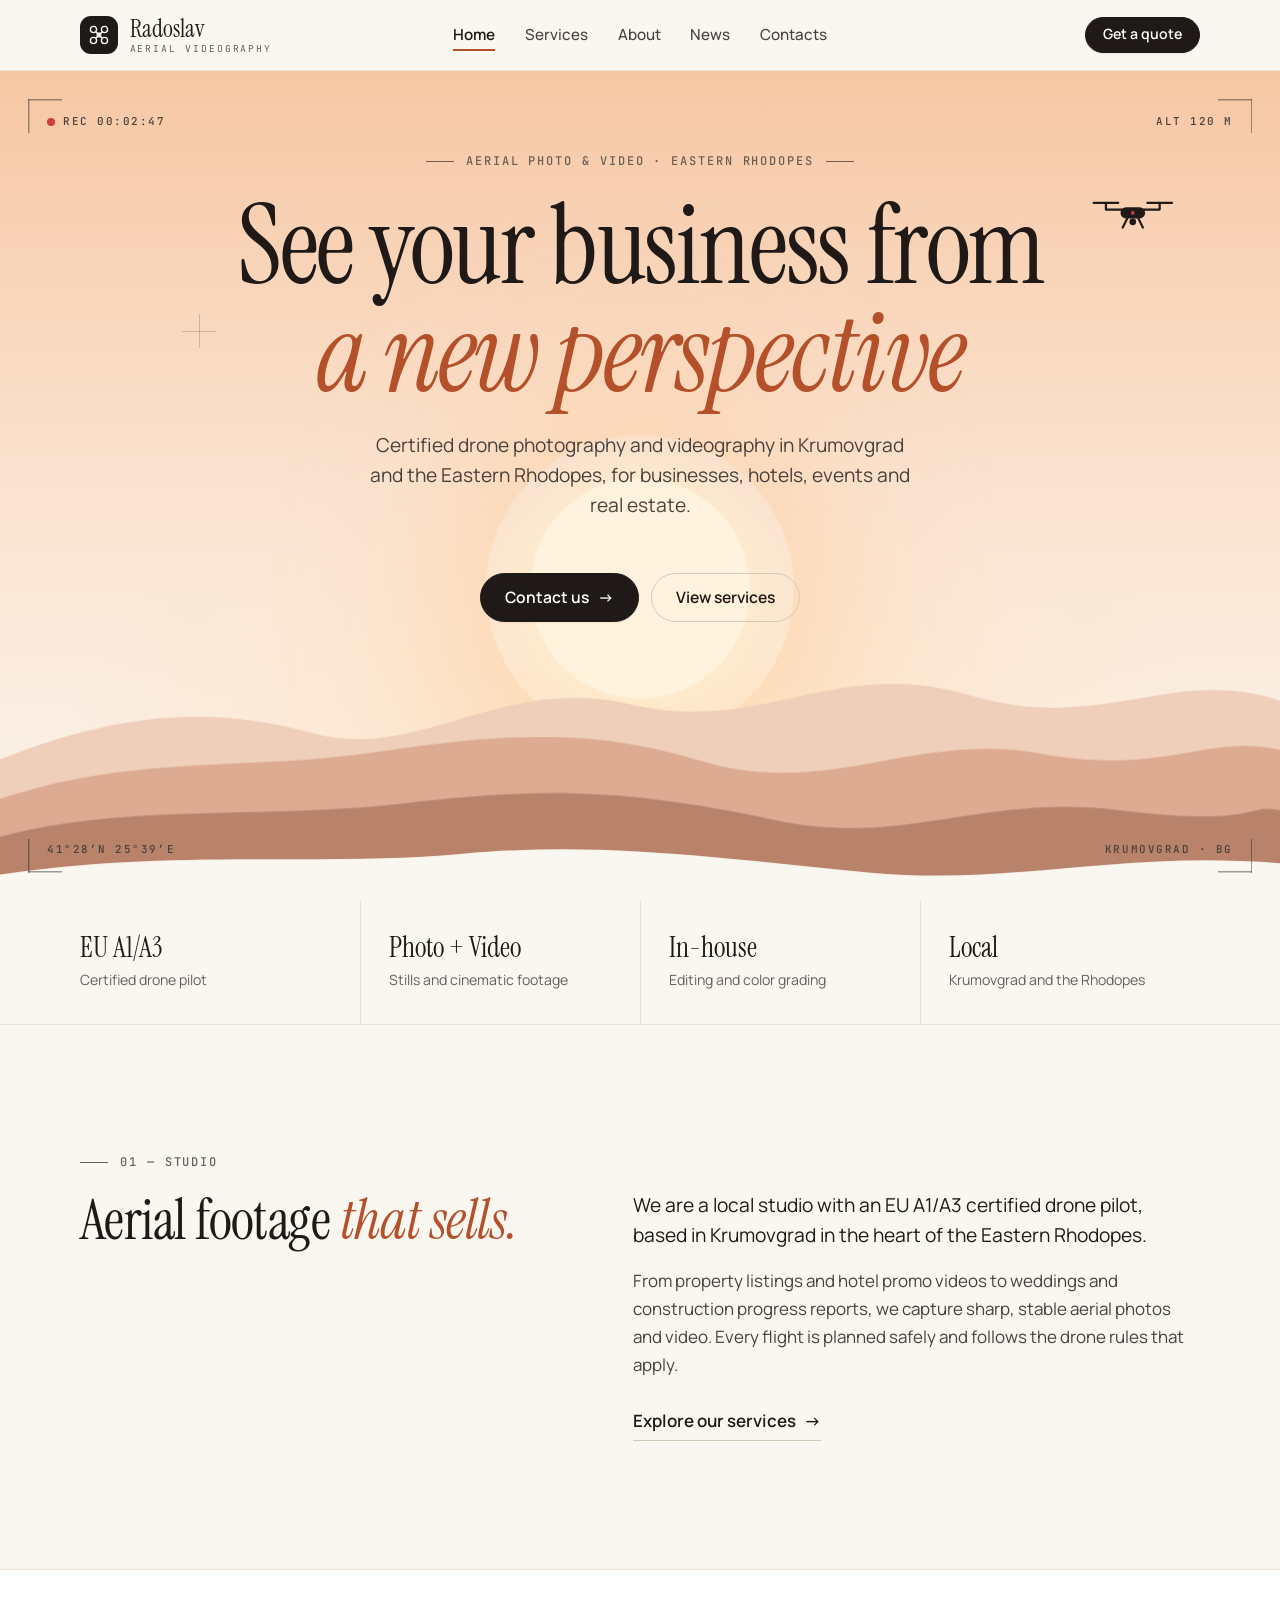
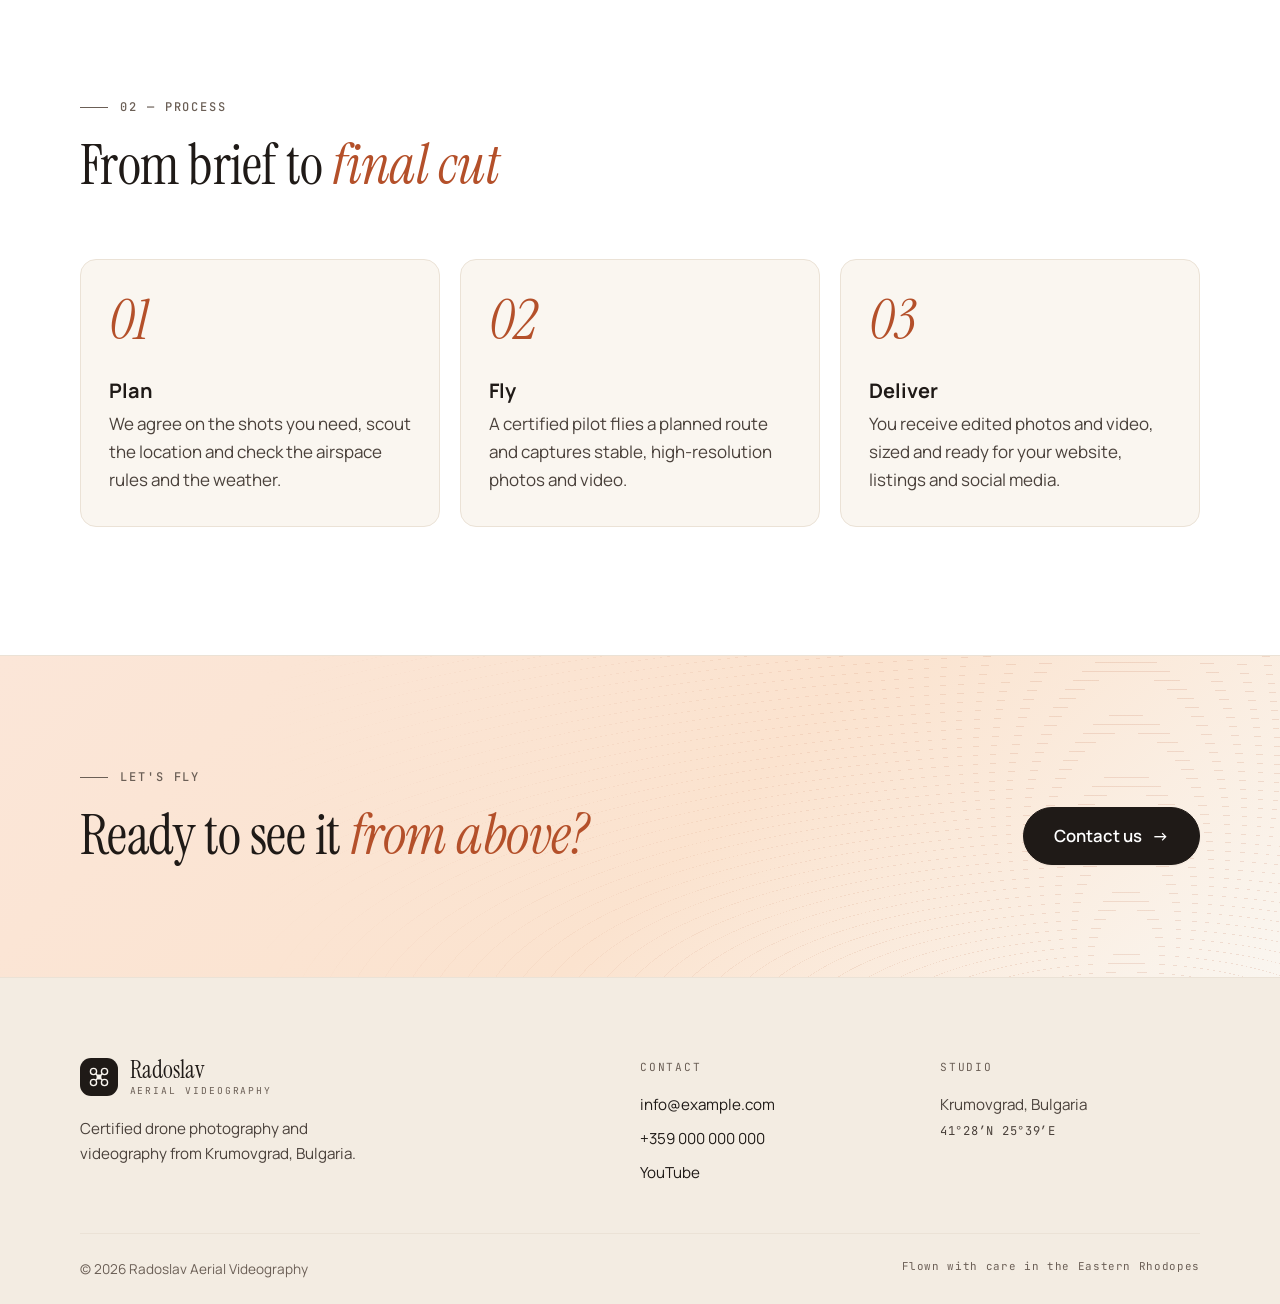
<file: company-website/index.html>
<!DOCTYPE html>
<html lang="en" class="no-js">
<head>
  <meta charset="UTF-8">
  <meta name="viewport" content="width=device-width, initial-scale=1.0">
  <meta name="description" content="Radoslav Aerial Videography — certified drone photography and videography in Krumovgrad and the Eastern Rhodopes.">
  <meta name="theme-color" content="#faf6f0">
  <title>Home | Radoslav Aerial Videography</title>
  <link rel="icon" href="data:image/svg+xml,%3Csvg xmlns='http://www.w3.org/2000/svg' viewBox='0 0 32 32'%3E%3Crect width='32' height='32' rx='8' fill='%231f1a17'/%3E%3Cg fill='none' stroke='%23faf6f0' stroke-width='2'%3E%3Ccircle cx='9' cy='9' r='4'/%3E%3Ccircle cx='23' cy='9' r='4'/%3E%3Ccircle cx='9' cy='23' r='4'/%3E%3Ccircle cx='23' cy='23' r='4'/%3E%3Cpath d='M12 12l8 8M20 12l-8 8'/%3E%3C/g%3E%3Crect x='13' y='13' width='6' height='6' rx='1.5' fill='%23faf6f0'/%3E%3C/svg%3E">
  <link rel="preconnect" href="https://fonts.googleapis.com">
  <link rel="preconnect" href="https://fonts.gstatic.com" crossorigin>
  <link rel="stylesheet" href="https://fonts.googleapis.com/css2?family=Instrument+Serif:ital@0;1&family=JetBrains+Mono:wght@400;500&family=Manrope:wght@400;500;600;700&display=swap">
  <link rel="stylesheet" href="styles.css">
  <script src="scripts.js" defer></script>
</head>
<body>
  <header class="site-header">
    <div class="container header-inner">
      <a href="#home" class="brand" aria-label="Radoslav Aerial Videography – Home">
        <span class="logo" aria-hidden="true">
          <svg viewBox="0 0 32 32" width="22" height="22" focusable="false"><g fill="none" stroke="currentColor" stroke-width="2"><circle cx="8" cy="8" r="4.5"/><circle cx="24" cy="8" r="4.5"/><circle cx="8" cy="24" r="4.5"/><circle cx="24" cy="24" r="4.5"/><path d="M11.5 11.5l9 9M20.5 11.5l-9 9"/></g><rect x="12.5" y="12.5" width="7" height="7" rx="2" fill="currentColor"/></svg>
        </span>
        <span class="brand-text">
          <span class="brand-name">Radoslav</span>
          <span class="brand-sub">Aerial Videography</span>
        </span>
      </a>
      <nav class="main-nav" aria-label="Main navigation">
        <ul role="tablist" aria-label="Site sections">
          <li role="presentation"><a href="#home" id="tab-home" role="tab" aria-controls="home" aria-selected="true" class="active">Home</a></li>
          <li role="presentation"><a href="#services" id="tab-services" role="tab" aria-controls="services" aria-selected="false">Services</a></li>
          <li role="presentation"><a href="#about" id="tab-about" role="tab" aria-controls="about" aria-selected="false">About</a></li>
          <li role="presentation"><a href="#news" id="tab-news" role="tab" aria-controls="news" aria-selected="false">News</a></li>
          <li role="presentation"><a href="#contacts" id="tab-contacts" role="tab" aria-controls="contacts" aria-selected="false">Contacts</a></li>
        </ul>
      </nav>
      <a href="#contacts" class="btn btn-small header-cta">Get a quote</a>
    </div>
  </header>

  <main>
    <section id="home" class="tab-panel" role="tabpanel" aria-labelledby="tab-home" tabindex="-1">
  <section class="hero" aria-labelledby="home-hero-title">
        <div class="hero-sky" aria-hidden="true">
          <div class="sun"></div>
          <svg class="drone" viewBox="0 0 80 34" focusable="false">
            <g fill="none" stroke="currentColor" stroke-width="2" stroke-linecap="round">
              <path class="blade" d="M5 7h22"/>
              <path class="blade" d="M53 7h22"/>
              <path d="M16 7v6M64 7v6M16 13h48M35 21l-4 8M45 21l4 8"/>
            </g>
            <rect x="29" y="11" width="22" height="10" rx="5" fill="currentColor"/>
            <circle cx="40" cy="24" r="3" fill="currentColor"/>
            <circle class="drone-light" cx="40" cy="16" r="1.6"/>
          </svg>
          <svg class="ridges" viewBox="0 0 1440 400" preserveAspectRatio="none" focusable="false">
            <path class="ridge-1" d="M0 250 C 120 205 230 190 350 222 S 560 160 710 192 S 940 140 1090 182 S 1320 150 1440 188 V400 H0 Z"/>
            <path class="ridge-2" d="M0 292 C 150 245 270 262 410 244 S 650 212 790 252 S 1030 220 1170 244 S 1360 222 1440 240 V400 H0 Z"/>
            <path class="ridge-3" d="M0 332 C 140 296 300 314 460 296 S 720 284 870 314 S 1100 286 1260 304 S 1400 296 1440 304 V400 H0 Z"/>
            <path class="ridge-4" d="M0 372 C 200 344 360 364 520 350 S 820 356 980 370 S 1260 346 1440 360 V400 H0 Z"/>
          </svg>
        </div>

        <div class="viewfinder" aria-hidden="true">
          <span class="hud hud-tl"><span class="rec-dot"></span>Rec 00:02:47</span>
          <span class="hud hud-tr">Alt 120 m</span>
          <span class="hud hud-bl">41°28′N 25°39′E</span>
          <span class="hud hud-br">Krumovgrad · BG</span>
          <span class="crosshair"></span>
        </div>

        <div class="container hero-content">
          <p class="eyebrow">Aerial photo &amp; video · Eastern Rhodopes</p>
          <h1 id="home-hero-title">See your business from <em>a new perspective</em></h1>
          <p class="tagline">Certified drone photography and videography in Krumovgrad and the Eastern Rhodopes, for businesses, hotels, events and real estate.</p>
          <div class="hero-actions">
            <a href="#contacts" class="btn">Contact us <span class="arrow" aria-hidden="true">→</span></a>
            <a href="#services" class="btn btn-ghost">View services</a>
          </div>
        </div>
      </section>

      <section class="trust" aria-label="Highlights">
        <div class="container">
          <ul class="trust-list">
            <li><span class="trust-k">EU A1/A3</span><span class="trust-v">Certified drone pilot</span></li>
            <li><span class="trust-k">Photo + Video</span><span class="trust-v">Stills and cinematic footage</span></li>
            <li><span class="trust-k">In-house</span><span class="trust-v">Editing and color grading</span></li>
            <li><span class="trust-k">Local</span><span class="trust-v">Krumovgrad and the Rhodopes</span></li>
          </ul>
        </div>
      </section>

      <section class="section" aria-labelledby="home-intro-title">
        <div class="container intro-grid">
          <div class="reveal">
            <p class="section-label">01 — Studio</p>
            <h2 id="home-intro-title" class="display">Aerial footage <em>that sells.</em></h2>
          </div>
          <div class="intro-body reveal">
            <p class="lede">We are a local studio with an EU A1/A3 certified drone pilot, based in Krumovgrad in the heart of the Eastern Rhodopes.</p>
            <p>From property listings and hotel promo videos to weddings and construction progress reports, we capture sharp, stable aerial photos and video. Every flight is planned safely and follows the drone rules that apply.</p>
            <a href="#services" class="link-arrow">Explore our services <span class="arrow" aria-hidden="true">→</span></a>
          </div>
        </div>
      </section>

      <section class="process section" aria-labelledby="home-process-title">
        <div class="container">
          <div class="section-head reveal">
            <p class="section-label">02 — Process</p>
            <h2 id="home-process-title" class="display">From brief to <em>final cut</em></h2>
          </div>
          <ol class="steps">
            <li class="step reveal">
              <span class="step-num" aria-hidden="true">01</span>
              <h3>Plan</h3>
              <p>We agree on the shots you need, scout the location and check the airspace rules and the weather.</p>
            </li>
            <li class="step reveal">
              <span class="step-num" aria-hidden="true">02</span>
              <h3>Fly</h3>
              <p>A certified pilot flies a planned route and captures stable, high-resolution photos and video.</p>
            </li>
            <li class="step reveal">
              <span class="step-num" aria-hidden="true">03</span>
              <h3>Deliver</h3>
              <p>You receive edited photos and video, sized and ready for your website, listings and social media.</p>
            </li>
          </ol>
        </div>
      </section>

      <section class="cta-band" aria-labelledby="home-cta-title">
        <div class="container cta-inner reveal">
          <div>
            <p class="section-label">Let's fly</p>
            <h2 id="home-cta-title" class="display">Ready to see it <em>from above?</em></h2>
          </div>
          <a href="#contacts" class="btn btn-lg">Contact us <span class="arrow" aria-hidden="true">→</span></a>
        </div>
      </section>
    </section>

    <section id="services" class="tab-panel" role="tabpanel" aria-labelledby="tab-services" tabindex="-1">
  <section class="page-hero" aria-labelledby="services-page-title">
        <div class="container">
          <p class="eyebrow">Services</p>
          <h1 id="services-page-title">Everything we <em>fly for</em></h1>
          <p class="lede">From a single property shoot to a full promo video, we plan every flight, fly it safely and deliver edited, ready-to-use footage.</p>
        </div>
      </section>

      <section class="services" aria-label="Service list">
        <div class="container">
          <ul class="card-grid">
            <li class="card reveal">
              <div class="card-top">
                <span class="card-icon" aria-hidden="true">
                  <svg viewBox="0 0 24 24" focusable="false"><path d="M3 11.5 12 4l9 7.5"/><path d="M5.5 10v10h13V10"/><path d="M10 20v-5.5h4V20"/></svg>
                </span>
                <span class="card-num" aria-hidden="true">01</span>
              </div>
              <h2 class="card-title">Real estate aerial photos</h2>
              <p>High-resolution aerial photos that show a property, its land and its surroundings in one frame.</p>
              <a href="#contacts" class="card-link">Ask for a quote<span class="visually-hidden"> for real estate aerial photos</span> <span class="arrow" aria-hidden="true">→</span></a>
            </li>
            <li class="card reveal">
              <div class="card-top">
                <span class="card-icon" aria-hidden="true">
                  <svg viewBox="0 0 24 24" focusable="false"><path d="M12 3v4M12 17v4M3 12h4M17 12h4M5.6 5.6l2.8 2.8M15.6 15.6l2.8 2.8M5.6 18.4l2.8-2.8M15.6 8.4l2.8-2.8"/></svg>
                </span>
                <span class="card-num" aria-hidden="true">02</span>
              </div>
              <h2 class="card-title">Event &amp; wedding videography</h2>
              <p>Cinematic aerial shots of weddings, festivals and outdoor events, ready to combine with ground footage.</p>
              <a href="#contacts" class="card-link">Ask for a quote<span class="visually-hidden"> for event and wedding videography</span> <span class="arrow" aria-hidden="true">→</span></a>
            </li>
            <li class="card reveal">
              <div class="card-top">
                <span class="card-icon" aria-hidden="true">
                  <svg viewBox="0 0 24 24" focusable="false"><rect x="4.5" y="3" width="15" height="18" rx="1.5"/><path d="M8.5 7h2M13.5 7h2M8.5 11h2M13.5 11h2M10 21v-4.5h4V21"/></svg>
                </span>
                <span class="card-num" aria-hidden="true">03</span>
              </div>
              <h2 class="card-title">Hotel &amp; tourism promo videos</h2>
              <p>Short promo videos that show hotels, guest houses and Rhodope landmarks at their best.</p>
              <a href="#contacts" class="card-link">Ask for a quote<span class="visually-hidden"> for hotel and tourism promo videos</span> <span class="arrow" aria-hidden="true">→</span></a>
            </li>
            <li class="card reveal">
              <div class="card-top">
                <span class="card-icon" aria-hidden="true">
                  <svg viewBox="0 0 24 24" focusable="false"><path d="M7 21V4l12 3"/><path d="M7 7h13"/><path d="M17 7v4"/><rect x="15" y="11" width="4" height="3"/><path d="M3.5 21h7"/></svg>
                </span>
                <span class="card-num" aria-hidden="true">04</span>
              </div>
              <h2 class="card-title">Construction progress monitoring</h2>
              <p>Regular flights from the same positions, so you can follow and report a site's progress over time.</p>
              <a href="#contacts" class="card-link">Ask for a quote<span class="visually-hidden"> for construction progress monitoring</span> <span class="arrow" aria-hidden="true">→</span></a>
            </li>
            <li class="card reveal">
              <div class="card-top">
                <span class="card-icon" aria-hidden="true">
                  <svg viewBox="0 0 24 24" focusable="false"><circle cx="10.5" cy="10.5" r="6.5"/><path d="M20 20l-4.8-4.8"/><path d="M8 10.5h5M10.5 8v5"/></svg>
                </span>
                <span class="card-num" aria-hidden="true">05</span>
              </div>
              <h2 class="card-title">Roof &amp; solar inspection</h2>
              <p>Close-up photos and video of roofs, solar panels and hard-to-reach structures, with no scaffolding needed.</p>
              <a href="#contacts" class="card-link">Ask for a quote<span class="visually-hidden"> for roof and solar inspection</span> <span class="arrow" aria-hidden="true">→</span></a>
            </li>
            <li class="card reveal">
              <div class="card-top">
                <span class="card-icon" aria-hidden="true">
                  <svg viewBox="0 0 24 24" focusable="false"><rect x="3" y="5" width="18" height="14" rx="2"/><path d="M3 9h18M3 15h18M7.5 5v4M12 5v4M16.5 5v4M7.5 15v4M12 15v4M16.5 15v4"/></svg>
                </span>
                <span class="card-num" aria-hidden="true">06</span>
              </div>
              <h2 class="card-title">Video editing &amp; post-production</h2>
              <p>Color grading, music, titles and cuts for social media, websites and presentations.</p>
              <a href="#contacts" class="card-link">Ask for a quote<span class="visually-hidden"> for video editing and post-production</span> <span class="arrow" aria-hidden="true">→</span></a>
            </li>
          </ul>
        </div>
      </section>

      <section class="cta-band" aria-labelledby="services-cta-title">
        <div class="container cta-inner reveal">
          <div>
            <p class="section-label">Let's fly</p>
            <h2 id="services-cta-title" class="display">Have a project <em>in mind?</em></h2>
            <p class="cta-text">Tell us what you need and we will get back to you with a quote.</p>
          </div>
          <a href="#contacts" class="btn btn-lg">Ask for a quote <span class="arrow" aria-hidden="true">→</span></a>
        </div>
      </section>
    </section>

    <section id="about" class="tab-panel" role="tabpanel" aria-labelledby="tab-about" tabindex="-1">
  <section class="page-hero" aria-labelledby="about-page-title">
        <div class="container">
          <p class="eyebrow">About</p>
          <h1 id="about-page-title">Rooted in the <em>Rhodopes</em></h1>
          <p class="lede">A small, local drone studio from Krumovgrad. One certified pilot plans, flies and edits every project.</p>
        </div>
      </section>

      <section class="section" aria-labelledby="about-story-title">
        <div class="container intro-grid">
          <div class="reveal">
            <p class="section-label">01 — Our story</p>
            <h2 id="about-story-title" class="display">It started with <em>the view.</em></h2>
          </div>
          <div class="intro-body reveal">
            <p class="lede">Radoslav Aerial Videography started with a simple idea: the Eastern Rhodopes look best from above, and local businesses deserve footage that shows it.</p>
            <p>We are a small studio, so the person who plans your shoot is the same person who flies the drone and edits the final video. You get one point of contact, clear communication and footage made for how you will actually use it, from property listings to hotel websites and social media.</p>
          </div>
        </div>
      </section>

      <section class="values section" aria-labelledby="about-values-title">
        <div class="container">
          <div class="section-head reveal">
            <p class="section-label">02 — Mission &amp; values</p>
            <h2 id="about-values-title" class="display">What we <em>stand for</em></h2>
            <p class="lede values-mission">Our mission is to help local businesses show their place at its best, with aerial footage that is safe, legal and beautifully made.</p>
          </div>
          <ul class="value-grid">
            <li class="value reveal">
              <span class="value-icon" aria-hidden="true">
                <svg viewBox="0 0 24 24" focusable="false"><path d="M12 3 4.5 6v5.5c0 4.6 3.1 8.2 7.5 9.5 4.4-1.3 7.5-4.9 7.5-9.5V6L12 3Z"/><path d="m8.8 12 2.2 2.2 4.2-4.4"/></svg>
              </span>
              <h3>Safety first</h3>
              <p>Every flight is planned in advance and follows EU drone rules, local airspace limits and the weather.</p>
            </li>
            <li class="value reveal">
              <span class="value-icon" aria-hidden="true">
                <svg viewBox="0 0 24 24" focusable="false"><circle cx="12" cy="12" r="9"/><path d="M14.3 3.3 10 10.8M20.7 10 12 10M17.2 18.3 13 10.8M9.7 20.7 14 13.2M3.3 14l8.7.1M6.8 5.7l4.2 7.4"/></svg>
              </span>
              <h3>Craft in every frame</h3>
              <p>Smooth, stable shots and careful editing, so the result looks professional and feels like your brand.</p>
            </li>
            <li class="value reveal">
              <span class="value-icon" aria-hidden="true">
                <svg viewBox="0 0 24 24" focusable="false"><path d="M12 21s-6.5-5.6-6.5-11a6.5 6.5 0 0 1 13 0c0 5.4-6.5 11-6.5 11Z"/><circle cx="12" cy="10" r="2.4"/></svg>
              </span>
              <h3>Local and personal</h3>
              <p>We know the area, we reply quickly and you talk directly to the pilot who will fly your project.</p>
            </li>
          </ul>
        </div>
      </section>

      <section class="section" aria-labelledby="about-team-title">
        <div class="container">
          <div class="section-head reveal">
            <p class="section-label">03 — Founder</p>
            <h2 id="about-team-title" class="display">The person <em>behind the drone</em></h2>
          </div>
          <article class="person-card reveal">
            <div class="person-photo" role="img" aria-label="Photo placeholder for Radoslav Chakarov">
              <span class="person-initials" aria-hidden="true">RC</span>
              <span class="person-photo-note" aria-hidden="true">Photo coming soon</span>
            </div>
            <div class="person-body">
              <p class="person-role">Founder · Certified drone pilot</p>
              <h3 class="person-name">Radoslav Chakarov</h3>
              <p class="person-bio">EU A1/A3 certified pilot who plans, flies and edits every project himself.</p>
              <ul class="person-tags">
                <li>EU A1/A3</li>
                <li>Aerial photo &amp; video</li>
                <li>Editing</li>
                <li>Krumovgrad</li>
              </ul>
            </div>
          </article>
        </div>
      </section>

      <section class="stats-section section" aria-labelledby="about-stats-title">
        <div class="container">
          <div class="section-head reveal">
            <p class="section-label">04 — Key numbers</p>
            <h2 id="about-stats-title" class="display">At a <em>glance</em></h2>
          </div>
          <ul class="stats">
            <li class="stat reveal">
              <span class="stat-value">A1/A3</span>
              <span class="stat-label">EU drone pilot certificate</span>
            </li>
            <li class="stat reveal">
              <span class="stat-value">120 m</span>
              <span class="stat-label">Maximum flight height under EU Open category rules</span>
            </li>
            <li class="stat reveal">
              <span class="stat-value">6</span>
              <span class="stat-label">Services, from aerial photos to post-production</span>
            </li>
            <li class="stat reveal">
              <span class="stat-value">1</span>
              <span class="stat-label">Point of contact who plans, flies and edits</span>
            </li>
          </ul>
        </div>
      </section>

      <section class="cta-band" aria-labelledby="about-cta-title">
        <div class="container cta-inner reveal">
          <div>
            <p class="section-label">Let's fly</p>
            <h2 id="about-cta-title" class="display">Let's plan your <em>first flight</em></h2>
            <p class="cta-text">Tell us about your project and we will suggest the best shots for it.</p>
          </div>
          <a href="#contacts" class="btn btn-lg">Contact us <span class="arrow" aria-hidden="true">→</span></a>
        </div>
      </section>
    </section>

    <section id="news" class="tab-panel" role="tabpanel" aria-labelledby="tab-news" tabindex="-1">
  <section class="page-hero" aria-labelledby="news-page-title">
        <div class="container">
          <p class="eyebrow">News</p>
          <h1 id="news-page-title">Notes from <em>the flight log</em></h1>
          <p class="lede">New services, seasonal offers and short stories from recent flights over the Eastern Rhodopes.</p>
        </div>
      </section>

      <section class="section news-section" aria-label="Latest news">
        <div class="container">
          <ul class="news-list">
            <li class="news-card reveal">
              <p class="news-meta"><time datetime="2026-10-20">20 Oct 2026</time><span class="news-tag">Season</span></p>
              <h2 class="news-title">Autumn in the Rhodopes: booking is open</h2>
              <p class="news-excerpt">October and November bring golden forests and low morning fog, which make some of the best aerial shots of the year. Hotels and guest houses can now book autumn promo videos.</p>
              <a href="#" class="card-link">Read more<span class="visually-hidden"> about autumn booking</span> <span class="arrow" aria-hidden="true">→</span></a>
            </li>
            <li class="news-card reveal">
              <p class="news-meta"><time datetime="2026-09-08">8 Sep 2026</time><span class="news-tag">Service</span></p>
              <h2 class="news-title">New: monthly construction progress reports</h2>
              <p class="news-excerpt">We now fly construction sites from the same positions every month and deliver a short report with photos and a time-lapse, so owners and investors can follow the work remotely.</p>
              <a href="#" class="card-link">Read more<span class="visually-hidden"> about construction progress reports</span> <span class="arrow" aria-hidden="true">→</span></a>
            </li>
            <li class="news-card reveal">
              <p class="news-meta"><time datetime="2026-07-14">14 Jul 2026</time><span class="news-tag">Safety</span></p>
              <h2 class="news-title">Why the EU A1/A3 certificate matters</h2>
              <p class="news-excerpt">A short guide for clients: what the EU drone pilot certificate covers, where a drone may fly and what we check before every flight to keep people and property safe.</p>
              <a href="#" class="card-link">Read more<span class="visually-hidden"> about the EU A1/A3 certificate</span> <span class="arrow" aria-hidden="true">→</span></a>
            </li>
            <li class="news-card reveal">
              <p class="news-meta"><time datetime="2026-05-30">30 May 2026</time><span class="news-tag">Offer</span></p>
              <h2 class="news-title">Summer offer for real estate listings</h2>
              <p class="news-excerpt">Agencies that book three or more property shoots this summer get the edited photos delivered within 48 hours, ready for listings and social media.</p>
              <a href="#" class="card-link">Read more<span class="visually-hidden"> about the summer real estate offer</span> <span class="arrow" aria-hidden="true">→</span></a>
            </li>
          </ul>
        </div>
      </section>
    </section>

    <section id="contacts" class="tab-panel" role="tabpanel" aria-labelledby="tab-contacts" tabindex="-1">
  <section class="page-hero" aria-labelledby="contacts-page-title">
        <div class="container">
          <p class="eyebrow">Contacts</p>
          <h1 id="contacts-page-title">Let's plan <em>your flight</em></h1>
          <p class="lede">Tell us where, when and what you need. We usually reply within one working day.</p>
        </div>
      </section>

      <section class="section" aria-label="Contact details and form">
        <div class="container contact-grid">
          <div class="reveal">
            <p class="section-label">Get in touch</p>
            <h2 class="display">Talk directly to <em>the pilot</em></h2>
            <dl class="contact-list">
              <div class="contact-item">
                <dt>Address</dt>
                <dd>Krumovgrad 6900<br>Kardzhali Province, Bulgaria</dd>
              </div>
              <div class="contact-item">
                <dt>Phone</dt>
                <dd><a href="tel:+359000000000">+359 000 000 000</a></dd>
              </div>
              <div class="contact-item">
                <dt>Email</dt>
                <dd><a href="mailto:info@example.com">info@example.com</a></dd>
              </div>
              <div class="contact-item">
                <dt>Working hours</dt>
                <dd>Mon – Fri: 9:00 – 18:00<br>Saturday: by appointment</dd>
              </div>
            </dl>
          </div>

          <form class="contact-form reveal" action="#">
            <p class="form-note">This is a demo form. Messages are not sent anywhere yet.</p>
            <div class="form-row">
              <div class="field">
                <label for="contacts-name">Name</label>
                <input id="contacts-name" name="name" type="text" autocomplete="name" required>
              </div>
              <div class="field">
                <label for="contacts-email">Email</label>
                <input id="contacts-email" name="email" type="email" autocomplete="email" required>
              </div>
            </div>
            <div class="form-row">
              <div class="field">
                <label for="contacts-phone">Phone <span class="optional">(optional)</span></label>
                <input id="contacts-phone" name="phone" type="tel" autocomplete="tel">
              </div>
              <div class="field">
                <label for="contacts-service">Service <span class="optional">(optional)</span></label>
                <select id="contacts-service" name="service">
                  <option value="">Choose a service</option>
                  <option>Real estate aerial photos</option>
                  <option>Event &amp; wedding videography</option>
                  <option>Hotel &amp; tourism promo videos</option>
                  <option>Construction progress monitoring</option>
                  <option>Roof &amp; solar inspection</option>
                  <option>Video editing &amp; post-production</option>
                </select>
              </div>
            </div>
            <div class="field">
              <label for="contacts-message">Message</label>
              <textarea id="contacts-message" name="message" rows="6" required></textarea>
            </div>
            <button type="submit" class="btn btn-lg">Send message <span class="arrow" aria-hidden="true">→</span></button>
          </form>
        </div>

        <div class="container">
          <div class="map-wrap reveal">
            <iframe
              title="Map of Krumovgrad, Bulgaria"
              src="https://maps.google.com/maps?q=Krumovgrad%2C%20Bulgaria&amp;z=13&amp;output=embed"
              loading="lazy"
              referrerpolicy="no-referrer-when-downgrade"></iframe>
          </div>
        </div>
      </section>
    </section>
  </main>

  <footer class="site-footer">
    <div class="container">
      <div class="footer-grid">
        <div class="footer-brand">
          <div class="brand">
            <span class="logo" aria-hidden="true">
              <svg viewBox="0 0 32 32" width="22" height="22" focusable="false"><g fill="none" stroke="currentColor" stroke-width="2"><circle cx="8" cy="8" r="4.5"/><circle cx="24" cy="8" r="4.5"/><circle cx="8" cy="24" r="4.5"/><circle cx="24" cy="24" r="4.5"/><path d="M11.5 11.5l9 9M20.5 11.5l-9 9"/></g><rect x="12.5" y="12.5" width="7" height="7" rx="2" fill="currentColor"/></svg>
            </span>
            <span class="brand-text">
              <span class="brand-name">Radoslav</span>
              <span class="brand-sub">Aerial Videography</span>
            </span>
          </div>
          <p>Certified drone photography and videography from Krumovgrad, Bulgaria.</p>
        </div>
        <div>
          <p class="footer-title">Contact</p>
          <ul class="footer-links">
            <li><a href="mailto:info@example.com">info@example.com</a></li>
            <li><a href="tel:+359000000000">+359 000 000 000</a></li>
            <li><a href="https://www.youtube.com/" target="_blank" rel="noopener">YouTube<span class="visually-hidden"> (opens in a new tab)</span></a></li>
          </ul>
        </div>
        <div>
          <p class="footer-title">Studio</p>
          <p>Krumovgrad, Bulgaria<br><span class="mono">41°28′N 25°39′E</span></p>
        </div>
      </div>
      <div class="footer-bottom">
        <p>&copy; 2026 Radoslav Aerial Videography</p>
        <p class="mono">Flown with care in the Eastern Rhodopes</p>
      </div>
    </div>
  </footer>
</body>
</html>
</file>
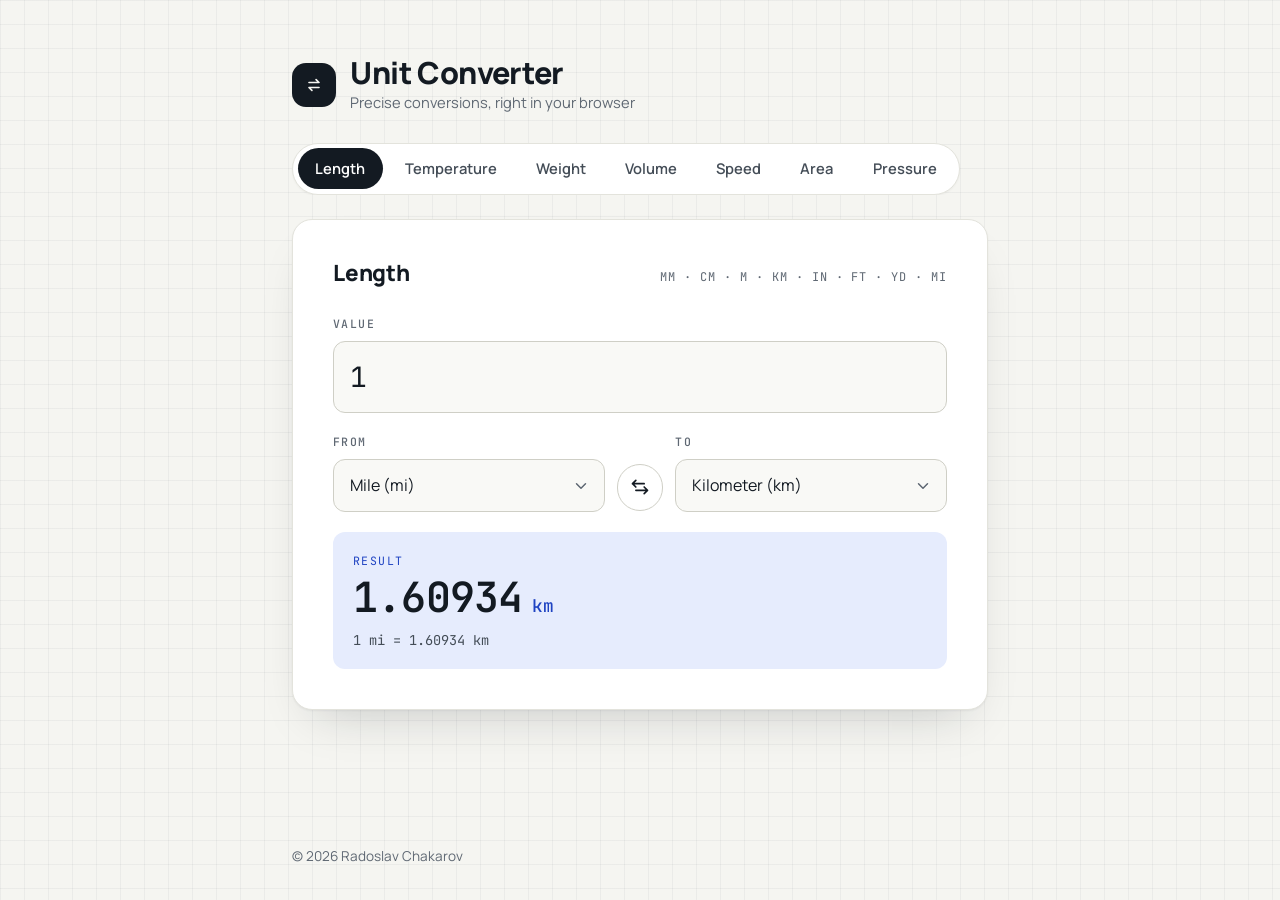
<file: unit-converter/unit-converter.html>
<!DOCTYPE html>
<html lang="en">
<head>
  <meta charset="UTF-8">
  <meta name="viewport" content="width=device-width, initial-scale=1.0">
  <meta name="description" content="A fast, precise unit converter for length, temperature and more.">
  <meta name="theme-color" content="#f5f5f1">
  <title>Unit Converter</title>
  <link rel="icon" href="data:image/svg+xml,%3Csvg xmlns='http://www.w3.org/2000/svg' viewBox='0 0 32 32'%3E%3Crect width='32' height='32' rx='8' fill='%23131a22'/%3E%3Cpath d='M9 12h14l-4-4M23 20H9l4 4' fill='none' stroke='%23f5f5f1' stroke-width='2.4' stroke-linecap='round' stroke-linejoin='round'/%3E%3C/svg%3E">
  <link rel="preconnect" href="https://fonts.googleapis.com">
  <link rel="preconnect" href="https://fonts.gstatic.com" crossorigin>
  <link rel="stylesheet" href="https://fonts.googleapis.com/css2?family=JetBrains+Mono:wght@400;500;600&family=Manrope:wght@400;500;600;700;800&display=swap">
  <link rel="stylesheet" href="unit-converter.css">
  <script src="unit-converter.js" defer></script>
</head>
<body>
  <header class="app-header">
    <div class="container header-inner">
      <div class="app-brand">
        <span class="app-logo" aria-hidden="true">
          <svg viewBox="0 0 24 24" width="20" height="20" focusable="false"><path d="M6 9h12l-3.5-3.5M18 15H6l3.5 3.5" fill="none" stroke="currentColor" stroke-width="2" stroke-linecap="round" stroke-linejoin="round"/></svg>
        </span>
        <div>
          <h1 class="app-title">Unit Converter</h1>
          <p class="app-subtitle">Precise conversions, right in your browser</p>
        </div>
      </div>
    </div>

    <div class="container">
      <nav class="tabs-nav" aria-label="Converter categories">
        <div class="tabs" role="tablist" aria-label="Converter categories">
          <button type="button" class="tab" role="tab" id="tab-length" data-converter="length" aria-controls="converter-panel" aria-selected="true">Length</button>
          <button type="button" class="tab" role="tab" id="tab-temperature" data-converter="temperature" aria-controls="converter-panel" aria-selected="false" tabindex="-1">Temperature</button>
          <button type="button" class="tab" role="tab" id="tab-weight" data-converter="weight" aria-controls="converter-panel" aria-selected="false" tabindex="-1">Weight</button>
          <button type="button" class="tab" role="tab" id="tab-volume" data-converter="volume" aria-controls="converter-panel" aria-selected="false" tabindex="-1">Volume</button>
          <button type="button" class="tab" role="tab" id="tab-speed" data-converter="speed" aria-controls="converter-panel" aria-selected="false" tabindex="-1">Speed</button>
          <button type="button" class="tab" role="tab" id="tab-area" data-converter="area" aria-controls="converter-panel" aria-selected="false" tabindex="-1">Area</button>
          <button type="button" class="tab" role="tab" id="tab-pressure" data-converter="pressure" aria-controls="converter-panel" aria-selected="false" tabindex="-1">Pressure</button>
        </div>
      </nav>
    </div>
  </header>

  <main class="container app-main">
    <!-- The active converter is rendered here by unit-converter.js -->
    <section id="converter-panel" class="converter-card" role="tabpanel" aria-labelledby="tab-length" tabindex="0"></section>
  </main>

  <footer class="app-footer">
    <div class="container">
      <p>&copy; 2026 Radoslav Chakarov</p>
    </div>
  </footer>
</body>
</html>
</file>
<file: company-website/styles.css>
/* ==========================================================
   Radoslav Aerial Videography — shared stylesheet
   The only stylesheet for the whole site.
   Light, editorial design with an aerial "viewfinder" theme.
   ========================================================== */

/* ---------- Design tokens ---------- */
:root {
  /* Colors — v2 "golden hour" palette */
  --paper: #faf6f0;          /* page background (warm cream) */
  --paper-2: #f3ece2;        /* footer, subtle panels */
  --surface: #ffffff;        /* cards */
  --ink: #1f1a17;            /* headings, primary text */
  --ink-2: #4a413b;          /* body text */
  --ink-3: #6b5f56;          /* labels, captions */
  --line: #ebe2d6;
  --line-strong: #d6c8b6;
  --accent: #b4502a;         /* terracotta */
  --accent-strong: #8f3b1c;
  --accent-soft: #fbe6d8;
  --accent-2: #e8a26f;       /* soft apricot, for gradients */
  --sky-top: #f6c7a4;        /* sunset peach */
  --sky-mid: #fbe3cf;
  --sun: #fff3dd;
  --ridge-1: #efcfba;
  --ridge-2: #dcab92;
  --ridge-3: #b9826b;
  --contour: rgba(180, 80, 42, 0.14);
  --hud: rgba(31, 26, 23, 0.42);
  --rec: #d43d3d;

  /* Typography */
  --font-display: "Instrument Serif", "Times New Roman", Georgia, serif;
  --font-sans: "Manrope", system-ui, -apple-system, "Segoe UI", Roboto, Arial, sans-serif;
  --font-mono: "JetBrains Mono", ui-monospace, "SFMono-Regular", Consolas, monospace;
  --fs-hero: clamp(3rem, 8.6vw, 7.25rem);
  --fs-display: clamp(2.1rem, 4.6vw, 3.5rem);
  --fs-lede: clamp(1.1rem, 1.5vw, 1.3rem);

  /* Spacing & layout */
  --gutter: clamp(1rem, 4vw, 2.5rem);
  --section: clamp(4.5rem, 10vw, 8rem);
  --max-width: 1200px;
  --radius: 16px;

  /* Effects */
  --shadow-sm: 0 1px 2px rgba(60, 35, 20, 0.06);
  --shadow-md: 0 1px 2px rgba(60, 35, 20, 0.05), 0 10px 24px -10px rgba(60, 35, 20, 0.2);
  --shadow-lg: 0 2px 4px rgba(60, 35, 20, 0.04), 0 28px 50px -20px rgba(60, 35, 20, 0.28);
  --header-bg: rgba(250, 246, 240, 0.85);
  --ease: cubic-bezier(0.2, 0.7, 0.2, 1);
}

/* ---------- Base ---------- */
*,
*::before,
*::after {
  box-sizing: border-box;
}

html {
  -webkit-text-size-adjust: 100%;
}

body {
  margin: 0;
  font-family: var(--font-sans);
  font-size: 1.0625rem;
  line-height: 1.65;
  color: var(--ink-2);
  background: var(--paper);
  -webkit-font-smoothing: antialiased;
  text-rendering: optimizeLegibility;
}

h1,
h2,
h3 {
  color: var(--ink);
  line-height: 1.1;
  margin: 0;
  text-wrap: balance;
}

p {
  margin: 0 0 1rem;
}

a {
  color: var(--accent);
}

em {
  font-style: italic;
}

::selection {
  background: var(--accent-soft);
  color: var(--ink);
}

:focus-visible {
  outline: 2px solid var(--accent);
  outline-offset: 3px;
  border-radius: 4px;
}

.container {
  width: 100%;
  max-width: var(--max-width);
  margin: 0 auto;
  padding: 0 var(--gutter);
}

.visually-hidden {
  position: absolute;
  width: 1px;
  height: 1px;
  padding: 0;
  margin: -1px;
  overflow: hidden;
  clip: rect(0 0 0 0);
  white-space: nowrap;
  border: 0;
}

.mono {
  font-family: var(--font-mono);
  font-size: 0.8em;
  letter-spacing: 0.06em;
}

/* ---------- Shared type styles ---------- */
.eyebrow,
.section-label {
  display: flex;
  align-items: center;
  gap: 0.75rem;
  margin: 0 0 1.25rem;
  font-family: var(--font-mono);
  font-size: 0.75rem;
  font-weight: 500;
  letter-spacing: 0.16em;
  text-transform: uppercase;
  color: var(--ink-3);
}

.eyebrow::before,
.section-label::before {
  content: "";
  width: 28px;
  height: 1px;
  background: currentColor;
}

.display {
  font-family: var(--font-display);
  font-weight: 400;
  font-size: var(--fs-display);
  line-height: 1.02;
  letter-spacing: -0.01em;
}

.display em,
.hero h1 em,
.page-hero h1 em {
  color: var(--accent);
}

.lede {
  font-size: var(--fs-lede);
  line-height: 1.55;
  color: var(--ink);
}

.section {
  padding: var(--section) 0;
}

/* ---------- Header ---------- */
.site-header {
  position: sticky;
  top: 0;
  z-index: 100;
  background: var(--header-bg);
  border-bottom: 1px solid var(--line);
  -webkit-backdrop-filter: saturate(1.4) blur(14px);
  backdrop-filter: saturate(1.4) blur(14px);
}

.header-inner {
  display: grid;
  grid-template-columns: 1fr auto;
  align-items: center;
  gap: 0.5rem 1rem;
  padding-top: 0.75rem;
  padding-bottom: 0.5rem;
}

.brand {
  display: inline-flex;
  align-items: center;
  gap: 0.7rem;
  color: var(--ink);
  text-decoration: none;
}

.logo {
  display: grid;
  place-items: center;
  flex-shrink: 0;
  width: 2.4rem;
  height: 2.4rem;
  border-radius: 11px;
  background: var(--ink);
  color: var(--paper);
  transition: background 0.3s ease, transform 0.5s var(--ease);
}

/* Clickable logo in the header: subtle hover */
a.brand:hover .logo {
  background: var(--accent-strong);
  transform: rotate(-8deg) scale(1.05);
}

a.brand:hover .brand-name {
  color: var(--accent-strong);
}

.brand-name {
  transition: color 0.3s ease;
}

.brand-text {
  display: flex;
  flex-direction: column;
  line-height: 1;
}

.brand-name {
  font-family: var(--font-display);
  font-size: 1.5rem;
  color: var(--ink);
}

.brand-sub {
  margin-top: 0.2rem;
  font-family: var(--font-mono);
  font-size: 0.6rem;
  letter-spacing: 0.2em;
  text-transform: uppercase;
  color: var(--ink-3);
}

.header-cta {
  grid-column: 2;
  grid-row: 1;
}

/* ---------- Navigation ---------- */
.main-nav {
  grid-column: 1 / -1;
  grid-row: 2;
  margin: 0 calc(var(--gutter) * -1);
  padding: 0 var(--gutter);
  overflow-x: auto;
  scrollbar-width: none;
}

.main-nav::-webkit-scrollbar {
  display: none;
}

.main-nav ul {
  list-style: none;
  margin: 0;
  padding: 0;
  display: flex;
  gap: 0.25rem;
}

.main-nav a {
  position: relative;
  display: block;
  padding: 0.5rem 0.8rem;
  font-size: 0.95rem;
  font-weight: 500;
  color: var(--ink-2);
  text-decoration: none;
  white-space: nowrap;
  transition: color 0.2s ease;
}

.main-nav a::after {
  content: "";
  position: absolute;
  left: 0.8rem;
  right: 0.8rem;
  bottom: 0.3rem;
  height: 1.5px;
  background: var(--accent);
  transform: scaleX(0);
  transform-origin: left;
  transition: transform 0.35s var(--ease);
}

.main-nav li:first-child a {
  margin-left: -0.8rem;
}

/* Mobile: five tabs fit at 375px; the bar still scrolls sideways on smaller screens */
@media (max-width: 899px) {
  .main-nav ul {
    justify-content: space-between;
  }

  .main-nav a {
    padding: 0.5rem 0.45rem;
    font-size: 0.92rem;
  }

  .main-nav a::after {
    left: 0.45rem;
    right: 0.45rem;
  }

  .main-nav li:first-child a {
    margin-left: -0.45rem;
  }

  .main-nav li:last-child a {
    margin-right: -0.45rem;
  }
}

.main-nav a:hover {
  color: var(--ink);
}

.main-nav a:hover::after,
.main-nav a.active::after {
  transform: scaleX(1);
}

.main-nav a.active {
  color: var(--ink);
  font-weight: 600;
}

@media (min-width: 900px) {
  .header-inner {
    grid-template-columns: 1fr auto 1fr;
    padding-top: 0.9rem;
    padding-bottom: 0.9rem;
  }

  .main-nav {
    grid-column: 2;
    grid-row: 1;
    margin: 0;
    padding: 0;
  }

  .main-nav li:first-child a {
    margin-left: 0;
  }

  .header-cta {
    grid-column: 3;
    justify-self: end;
  }
}

/* ---------- Buttons & links ---------- */
.btn {
  display: inline-flex;
  align-items: center;
  gap: 0.6rem;
  padding: 0.9rem 1.5rem;
  border: 1px solid var(--ink);
  border-radius: 999px;
  background: var(--ink);
  color: #ffffff;
  font-family: var(--font-sans);
  font-size: 0.98rem;
  font-weight: 600;
  line-height: 1.2;
  text-decoration: none;
  box-shadow: var(--shadow-sm);
  transition: background 0.25s ease, border-color 0.25s ease, color 0.25s ease,
              transform 0.25s var(--ease), box-shadow 0.25s ease;
}

.btn:hover {
  background: var(--accent-strong);
  border-color: var(--accent-strong);
  transform: translateY(-2px);
  box-shadow: var(--shadow-md);
}

.btn-ghost {
  background: transparent;
  color: var(--ink);
  border-color: var(--line-strong);
  box-shadow: none;
}

.btn-ghost:hover {
  background: var(--surface);
  border-color: var(--ink);
  color: var(--ink);
}

.btn-small {
  padding: 0.55rem 1.05rem;
  font-size: 0.88rem;
}

.btn-lg {
  padding: 1.1rem 1.9rem;
  font-size: 1.05rem;
}

.arrow {
  display: inline-block;
  transition: transform 0.3s var(--ease);
}

.btn:hover .arrow,
.link-arrow:hover .arrow,
.card-link:hover .arrow {
  transform: translateX(4px);
}

.link-arrow {
  display: inline-flex;
  align-items: center;
  gap: 0.5rem;
  margin-top: 0.75rem;
  padding-bottom: 0.3rem;
  border-bottom: 1px solid var(--line-strong);
  color: var(--ink);
  font-weight: 600;
  text-decoration: none;
  transition: color 0.2s ease, border-color 0.2s ease;
}

.link-arrow:hover {
  color: var(--accent);
  border-color: var(--accent);
}

/* ---------- Hero ---------- */
.hero {
  position: relative;
  isolation: isolate;
  overflow: hidden;
  --ridge-h: clamp(200px, 42vh, 420px);
  --sun-size: clamp(170px, 24vw, 330px);
  min-height: clamp(600px, calc(100vh - 70px), 920px);
  padding: clamp(3.5rem, 9vh, 6.5rem) 0 clamp(11rem, 27vh, 17rem);
  background:
    radial-gradient(ellipse 65% 45% at 50% 80%, rgba(255, 228, 196, 0.9), rgba(255, 228, 196, 0) 70%),
    linear-gradient(180deg, var(--sky-top) 0%, var(--sky-mid) 50%, var(--paper) 100%);
}

.hero-sky {
  position: absolute;
  inset: 0;
  z-index: -1;
  pointer-events: none;
}

/* Setting sun, half hidden behind the ridges */
.sun {
  position: absolute;
  left: 50%;
  bottom: calc(var(--ridge-h) * 0.42);
  width: var(--sun-size);
  margin-left: calc(var(--sun-size) / -2);
  aspect-ratio: 1;
  border-radius: 50%;
  background: radial-gradient(circle, var(--sun) 0 50%, rgba(255, 236, 205, 0.6) 51%, rgba(255, 236, 205, 0) 70%);
  box-shadow: 0 0 140px 50px rgba(255, 205, 160, 0.55);
}

.ridges {
  position: absolute;
  left: 0;
  right: 0;
  bottom: 0;
  width: 100%;
  height: var(--ridge-h);
}

.ridge-1 { fill: var(--ridge-1); }
.ridge-2 { fill: var(--ridge-2); }
.ridge-3 { fill: var(--ridge-3); }
.ridge-4 { fill: var(--paper); }

.drone {
  position: absolute;
  top: 15%;
  right: 8%;
  width: clamp(64px, 7vw, 100px);
  color: var(--ink);
}

.drone-light {
  fill: var(--rec);
}

/* v2: centered hero */
.hero-content {
  position: relative;
  z-index: 1;
  display: flex;
  flex-direction: column;
  align-items: center;
  text-align: center;
}

.hero .eyebrow::after {
  content: "";
  width: 28px;
  height: 1px;
  background: currentColor;
}

.hero h1 {
  max-width: 16ch;
  font-family: var(--font-display);
  font-weight: 400;
  font-size: var(--fs-hero);
  line-height: 0.98;
  letter-spacing: -0.02em;
}

.tagline {
  max-width: 46ch;
  margin-top: 1.5rem;
  font-size: var(--fs-lede);
  line-height: 1.55;
  color: var(--ink-2);
}

.hero-actions {
  display: flex;
  flex-wrap: wrap;
  justify-content: center;
  gap: 0.75rem;
  margin-top: 2.25rem;
}

/* Camera viewfinder overlay */
.viewfinder {
  --c: var(--hud);
  --len: clamp(18px, 3vw, 34px);
  position: absolute;
  inset: clamp(0.75rem, 2.5vw, 1.75rem);
  z-index: 0;
  pointer-events: none;
  background:
    linear-gradient(var(--c), var(--c)) top left / var(--len) 1.5px no-repeat,
    linear-gradient(var(--c), var(--c)) top left / 1.5px var(--len) no-repeat,
    linear-gradient(var(--c), var(--c)) top right / var(--len) 1.5px no-repeat,
    linear-gradient(var(--c), var(--c)) top right / 1.5px var(--len) no-repeat,
    linear-gradient(var(--c), var(--c)) bottom left / var(--len) 1.5px no-repeat,
    linear-gradient(var(--c), var(--c)) bottom left / 1.5px var(--len) no-repeat,
    linear-gradient(var(--c), var(--c)) bottom right / var(--len) 1.5px no-repeat,
    linear-gradient(var(--c), var(--c)) bottom right / 1.5px var(--len) no-repeat;
}

.hud {
  position: absolute;
  display: inline-flex;
  align-items: center;
  gap: 0.5rem;
  font-family: var(--font-mono);
  font-size: 0.68rem;
  font-weight: 500;
  letter-spacing: 0.14em;
  text-transform: uppercase;
  color: var(--ink-2);
}

.hud-tl { top: 0.9rem; left: 1.2rem; }
.hud-tr { top: 0.9rem; right: 1.2rem; }
.hud-bl { bottom: 0.9rem; left: 1.2rem; }
.hud-br { bottom: 0.9rem; right: 1.2rem; }

.rec-dot {
  width: 8px;
  height: 8px;
  border-radius: 50%;
  background: var(--rec);
}

.crosshair {
  position: absolute;
  top: 30%;
  left: 14%;
  width: 34px;
  height: 34px;
  transform: translate(-50%, -50%);
  opacity: 0.45;
  background:
    linear-gradient(var(--c), var(--c)) center / 100% 1px no-repeat,
    linear-gradient(var(--c), var(--c)) center / 1px 100% no-repeat;
}

@media (max-width: 720px) {
  .drone,
  .crosshair,
  .hud-br {
    display: none;
  }
}

/* ---------- Trust strip ---------- */
.trust {
  border-bottom: 1px solid var(--line);
}

.trust-list {
  list-style: none;
  margin: 0;
  padding: 0;
  display: grid;
  grid-template-columns: repeat(2, 1fr);
}

.trust-list li {
  display: flex;
  flex-direction: column;
  gap: 0.3rem;
  padding: 1.5rem 0 1.5rem 1rem;
}

/* Mobile: 2 x 2 grid with dividers */
@media (max-width: 859px) {
  .trust-list li:nth-child(odd) {
    padding-left: 0;
    padding-right: 1rem;
    border-right: 1px solid var(--line);
  }

  .trust-list li:nth-child(-n + 2) {
    border-bottom: 1px solid var(--line);
  }
}

.trust-k {
  font-family: var(--font-display);
  font-size: clamp(1.35rem, 2.4vw, 1.75rem);
  line-height: 1.1;
  color: var(--ink);
}

.trust-v {
  font-size: 0.88rem;
  color: var(--ink-3);
}

@media (min-width: 860px) {
  .trust-list {
    grid-template-columns: repeat(4, 1fr);
  }

  .trust-list li {
    padding: 2rem 1.75rem;
  }

  .trust-list li:first-child {
    padding-left: 0;
  }

  .trust-list li + li {
    border-left: 1px solid var(--line);
  }
}

/* ---------- Intro ---------- */
.intro-grid {
  display: grid;
  gap: 2rem;
}

.intro-body p:not(.lede) {
  color: var(--ink-2);
}

@media (min-width: 900px) {
  .intro-grid {
    grid-template-columns: 5fr 6fr;
    gap: 5rem;
    align-items: start;
  }

  .intro-body {
    padding-top: 2.4rem;
  }
}

/* ---------- Process ---------- */
.process {
  background: var(--surface);
  border-top: 1px solid var(--line);
  border-bottom: 1px solid var(--line);
}

.section-head {
  max-width: 40rem;
  margin-bottom: clamp(2.5rem, 5vw, 4rem);
}

.steps {
  list-style: none;
  margin: 0;
  padding: 0;
  display: grid;
  gap: 1rem;
}

.step {
  padding: 2rem 1.75rem;
  background: var(--paper);
  border: 1px solid var(--line);
  border-radius: var(--radius);
  transition: transform 0.35s var(--ease), box-shadow 0.35s ease;
}

.step:hover {
  transform: translateY(-4px);
  box-shadow: var(--shadow-md);
}

.step-num {
  display: block;
  margin-bottom: 2rem;
  font-family: var(--font-display);
  font-style: italic;
  font-size: 3.5rem;
  line-height: 1;
  color: var(--accent);
}

.step h3 {
  margin-bottom: 0.5rem;
  font-size: 1.25rem;
  font-weight: 700;
}

.step p {
  margin: 0;
  color: var(--ink-2);
}

@media (min-width: 760px) {
  .steps {
    grid-template-columns: repeat(3, 1fr);
    gap: 1.25rem;
  }
}

/* ---------- Call-to-action band ---------- */
.cta-band {
  position: relative;
  overflow: hidden;
  padding: clamp(4rem, 9vw, 7rem) 0;
  background: linear-gradient(135deg, var(--accent-soft) 0%, var(--sky-mid) 55%, var(--paper) 100%);
}

/* Topographic contour lines */
.cta-band::before,
.page-hero::before {
  content: "";
  position: absolute;
  inset: 0;
  pointer-events: none;
  background: repeating-radial-gradient(ellipse at 88% 115%, transparent 0 26px, var(--contour) 26px 27px);
  -webkit-mask-image: linear-gradient(to left, #000 15%, transparent 80%);
  mask-image: linear-gradient(to left, #000 15%, transparent 80%);
}

.cta-inner {
  position: relative;
  display: flex;
  flex-direction: column;
  align-items: flex-start;
  gap: 2rem;
}

.cta-text {
  margin: 1rem 0 0;
  color: var(--ink-2);
}

@media (min-width: 860px) {
  .cta-inner {
    flex-direction: row;
    align-items: flex-end;
    justify-content: space-between;
  }
}

/* ---------- Page hero (inner pages) ---------- */
.page-hero {
  position: relative;
  overflow: hidden;
  padding: clamp(4rem, 10vw, 7.5rem) 0 clamp(3rem, 6vw, 5rem);
  background: linear-gradient(180deg, var(--sky-top) 0%, var(--sky-mid) 45%, var(--paper) 100%);
  border-bottom: 1px solid var(--line);
}

.page-hero .container {
  position: relative;
}

.page-hero h1 {
  max-width: 14ch;
  font-family: var(--font-display);
  font-weight: 400;
  font-size: clamp(2.75rem, 6.5vw, 5.25rem);
  line-height: 0.98;
  letter-spacing: -0.02em;
}

.page-hero .lede {
  max-width: 52ch;
  margin: 1.5rem 0 0;
  color: var(--ink-2);
}

/* ---------- Service cards ---------- */
.services {
  padding: clamp(3rem, 7vw, 6rem) 0 var(--section);
}

.card-grid {
  list-style: none;
  margin: 0;
  padding: 0;
  display: grid;
  grid-template-columns: 1fr;               /* mobile: 1 column */
  gap: 1.25rem;
}

@media (min-width: 640px) {
  .card-grid { grid-template-columns: repeat(2, 1fr); }
}

@media (min-width: 980px) {
  .card-grid { grid-template-columns: repeat(3, 1fr); }
}

.card {
  position: relative;
  display: flex;
  flex-direction: column;
  padding: 1.75rem;
  background: var(--surface);
  border: 1px solid var(--line);
  border-radius: var(--radius);
  box-shadow: var(--shadow-sm);
  transition: transform 0.4s var(--ease), box-shadow 0.4s ease, border-color 0.4s ease;
}

.card::before {
  content: "";
  position: absolute;
  top: -1px;
  left: -1px;
  right: -1px;
  height: 3px;
  border-radius: var(--radius) var(--radius) 0 0;
  background: linear-gradient(90deg, var(--accent), var(--accent-2));
  transform: scaleX(0);
  transform-origin: left;
  transition: transform 0.5s var(--ease);
}

.card:hover {
  transform: translateY(-5px);
  border-color: transparent;
  box-shadow: var(--shadow-lg);
}

.card:hover::before {
  transform: scaleX(1);
}

.card-top {
  display: flex;
  justify-content: space-between;
  align-items: flex-start;
  margin-bottom: 2.25rem;
}

.card-icon {
  display: grid;
  place-items: center;
  width: 3.25rem;
  height: 3.25rem;
  border-radius: 14px;
  background: var(--accent-soft);
  color: var(--accent-strong);
  transition: background 0.3s ease, color 0.3s ease;
}

.card:hover .card-icon {
  background: var(--ink);
  color: #ffffff;
}

.card-num {
  font-family: var(--font-mono);
  font-size: 0.75rem;
  letter-spacing: 0.14em;
  color: var(--ink-3);
}

.card-title {
  margin-bottom: 0.7rem;
  font-family: var(--font-display);
  font-weight: 400;
  font-size: 1.8rem;
  line-height: 1.08;
}

.card p {
  flex: 1;
  margin: 0 0 1.5rem;
  color: var(--ink-2);
}

.card-link {
  display: inline-flex;
  align-items: center;
  gap: 0.4rem;
  margin-top: auto;
  color: var(--ink);
  font-size: 0.92rem;
  font-weight: 600;
  text-decoration: none;
  transition: color 0.2s ease;
}

.card-link:hover {
  color: var(--accent);
}

/* ---------- About: values ---------- */
.values {
  background: var(--surface);
  border-top: 1px solid var(--line);
  border-bottom: 1px solid var(--line);
}

.values-mission {
  margin: 1.5rem 0 0;
  color: var(--ink-2);
}

.value-grid {
  list-style: none;
  margin: 0;
  padding: 0;
  display: grid;
  gap: 1rem;
}

@media (min-width: 760px) {
  .value-grid {
    grid-template-columns: repeat(3, 1fr);   /* 3 in a row */
    gap: 1.25rem;
  }
}

.value {
  padding: 2rem 1.75rem;
  background: var(--paper);
  border: 1px solid var(--line);
  border-radius: var(--radius);
  transition: transform 0.35s var(--ease), box-shadow 0.35s ease;
}

.value:hover {
  transform: translateY(-4px);
  box-shadow: var(--shadow-md);
}

.value-icon {
  display: grid;
  place-items: center;
  width: 3.25rem;
  height: 3.25rem;
  margin-bottom: 1.75rem;
  border-radius: 14px;
  background: var(--accent-soft);
  color: var(--accent-strong);
}

.value-icon svg,
.card-icon svg {
  width: 26px;
  height: 26px;
  fill: none;
  stroke: currentColor;
  stroke-width: 1.6;
  stroke-linecap: round;
  stroke-linejoin: round;
}

.value h3 {
  margin-bottom: 0.5rem;
  font-size: 1.25rem;
  font-weight: 700;
}

.value p {
  margin: 0;
  color: var(--ink-2);
}

/* ---------- About: founder card ---------- */
.person-card {
  display: grid;
  overflow: hidden;
  background: var(--surface);
  border: 1px solid var(--line);
  border-radius: var(--radius);
  box-shadow: var(--shadow-md);
}

.person-photo {
  position: relative;
  display: grid;
  place-items: center;
  aspect-ratio: 4 / 3;
  overflow: hidden;
  background: linear-gradient(160deg, var(--sky-top) 0%, var(--ridge-2) 100%);
}

/* Contour lines on the photo placeholder */
.person-photo::before {
  content: "";
  position: absolute;
  inset: 0;
  background: repeating-radial-gradient(ellipse at 30% 80%, transparent 0 18px, var(--contour) 18px 19px);
}

.person-initials {
  position: relative;
  font-family: var(--font-display);
  font-size: clamp(4.5rem, 10vw, 7rem);
  line-height: 1;
  color: var(--ink);
}

.person-photo-note {
  position: absolute;
  left: 1rem;
  bottom: 0.9rem;
  font-family: var(--font-mono);
  font-size: 0.68rem;
  letter-spacing: 0.14em;
  text-transform: uppercase;
  color: var(--ink);
}

.person-body {
  padding: clamp(1.75rem, 4vw, 3rem);
  align-self: center;
}

.person-role {
  margin-bottom: 0.75rem;
  font-family: var(--font-mono);
  font-size: 0.75rem;
  letter-spacing: 0.14em;
  text-transform: uppercase;
  color: var(--accent);
}

.person-name {
  margin-bottom: 1rem;
  font-family: var(--font-display);
  font-weight: 400;
  font-size: clamp(2rem, 4vw, 2.75rem);
}

.person-bio {
  max-width: 44ch;
  font-size: var(--fs-lede);
  line-height: 1.55;
  color: var(--ink-2);
}

.person-tags {
  list-style: none;
  margin: 1.5rem 0 0;
  padding: 0;
  display: flex;
  flex-wrap: wrap;
  gap: 0.5rem;
}

.person-tags li {
  padding: 0.35rem 0.8rem;
  border: 1px solid var(--line-strong);
  border-radius: 999px;
  font-size: 0.82rem;
  font-weight: 500;
  color: var(--ink-2);
}

@media (min-width: 760px) {
  .person-card {
    grid-template-columns: minmax(260px, 2fr) 3fr;
  }

  .person-photo {
    aspect-ratio: 4 / 5;
  }
}

/* ---------- About: key numbers ---------- */
.stats-section {
  padding-top: 0;
}

.stats {
  list-style: none;
  margin: 0;
  padding: 0;
  display: grid;
  grid-template-columns: repeat(2, 1fr);
  border-top: 1px solid var(--line);
}

.stat {
  display: flex;
  flex-direction: column;
  gap: 0.6rem;
  padding: 2rem 1rem 2rem 0;
  border-bottom: 1px solid var(--line);
}

.stat:nth-child(even) {
  padding-left: 1rem;
  border-left: 1px solid var(--line);
}

.stat-value {
  font-family: var(--font-display);
  font-size: clamp(2.75rem, 6vw, 4.5rem);
  line-height: 1;
  color: var(--accent);
}

.stat-label {
  max-width: 24ch;
  font-size: 0.92rem;
  color: var(--ink-2);
}

@media (min-width: 860px) {
  .stats {
    grid-template-columns: repeat(4, 1fr);
  }

  .stat {
    padding: 2.5rem 1.5rem;
  }

  .stat:first-child {
    padding-left: 0;
  }

  .stat + .stat {
    border-left: 1px solid var(--line);
  }
}

/* ---------- Contacts ---------- */
.contact-grid {
  display: grid;
  gap: 3rem;
}

@media (min-width: 900px) {
  .contact-grid {
    grid-template-columns: 5fr 7fr;          /* two columns on desktop */
    gap: 4rem;
    align-items: start;
  }
}

.contact-list {
  margin: 2.5rem 0 0;
  display: grid;
  gap: 0;
}

.contact-item {
  display: grid;
  gap: 0.25rem;
  padding: 1.25rem 0;
  border-top: 1px solid var(--line);
}

.contact-item:last-child {
  border-bottom: 1px solid var(--line);
}

.contact-item dt {
  font-family: var(--font-mono);
  font-size: 0.7rem;
  letter-spacing: 0.16em;
  text-transform: uppercase;
  color: var(--ink-3);
}

.contact-item dd {
  margin: 0;
  font-size: 1.05rem;
  color: var(--ink);
}

.contact-item a {
  color: var(--ink);
  text-decoration-color: var(--line-strong);
  text-underline-offset: 4px;
}

.contact-item a:hover {
  color: var(--accent);
  text-decoration-color: currentColor;
}

.contact-form {
  display: grid;
  gap: 1.25rem;
  padding: clamp(1.5rem, 4vw, 2.75rem);
  background: var(--surface);
  border: 1px solid var(--line);
  border-radius: var(--radius);
  box-shadow: var(--shadow-md);
}

.form-note {
  margin: 0;
  padding: 0.75rem 1rem;
  border-radius: 10px;
  background: var(--accent-soft);
  font-size: 0.88rem;
  color: var(--accent-strong);
}

.form-row {
  display: grid;
  gap: 1.25rem;
}

@media (min-width: 640px) {
  .form-row {
    grid-template-columns: 1fr 1fr;
  }
}

.field {
  display: grid;
  gap: 0.45rem;
}

.field label {
  font-size: 0.9rem;
  font-weight: 600;
  color: var(--ink);
}

.optional {
  font-weight: 400;
  color: var(--ink-3);
}

.field input,
.field select,
.field textarea {
  width: 100%;
  padding: 0.85rem 1rem;
  font: inherit;
  font-size: 1rem;
  color: var(--ink);
  background: var(--paper);
  border: 1px solid var(--line-strong);
  border-radius: 10px;
  transition: border-color 0.2s ease, box-shadow 0.2s ease, background 0.2s ease;
}

.field textarea {
  resize: vertical;
  min-height: 9rem;
}

.field input:hover,
.field select:hover,
.field textarea:hover {
  border-color: var(--ink-3);
}

.field input:focus,
.field select:focus,
.field textarea:focus {
  outline: none;
  background: var(--surface);
  border-color: var(--accent);
  box-shadow: 0 0 0 4px var(--accent-soft);
}

.field input:user-invalid,
.field textarea:user-invalid {
  border-color: var(--rec);
}

.contact-form .btn {
  justify-self: start;
  cursor: pointer;
}

.map-wrap {
  margin-top: clamp(3rem, 6vw, 5rem);
  overflow: hidden;
  border: 1px solid var(--line);
  border-radius: var(--radius);
  box-shadow: var(--shadow-md);
  aspect-ratio: 16 / 7;
  min-height: 280px;
  background: var(--paper-2);
}

.map-wrap iframe {
  display: block;
  width: 100%;
  height: 100%;
  border: 0;
  filter: grayscale(0.35) contrast(1.05);
}

/* ---------- News ---------- */
.news-list {
  list-style: none;
  margin: 0;
  padding: 0;
  display: grid;
  gap: 1.25rem;
}

@media (min-width: 760px) {
  .news-list {
    grid-template-columns: repeat(2, 1fr);
  }
}

.news-card {
  display: flex;
  flex-direction: column;
  padding: clamp(1.5rem, 3vw, 2.25rem);
  background: var(--surface);
  border: 1px solid var(--line);
  border-radius: var(--radius);
  box-shadow: var(--shadow-sm);
  transition: transform 0.4s var(--ease), box-shadow 0.4s ease;
}

.news-card:hover {
  transform: translateY(-4px);
  box-shadow: var(--shadow-lg);
}

.news-meta {
  display: flex;
  align-items: center;
  gap: 0.75rem;
  margin-bottom: 1.5rem;
  font-family: var(--font-mono);
  font-size: 0.75rem;
  letter-spacing: 0.12em;
  text-transform: uppercase;
  color: var(--ink-3);
}

.news-tag {
  padding: 0.2rem 0.6rem;
  border-radius: 999px;
  background: var(--accent-soft);
  color: var(--accent-strong);
}

.news-title {
  margin-bottom: 0.75rem;
  font-family: var(--font-display);
  font-weight: 400;
  font-size: clamp(1.6rem, 2.6vw, 2rem);
  line-height: 1.08;
}

.news-excerpt {
  display: -webkit-box;
  -webkit-box-orient: vertical;
  -webkit-line-clamp: 2;                    /* 2-line excerpt */
  line-clamp: 2;
  overflow: hidden;
  margin-bottom: 1.5rem;
  color: var(--ink-2);
}

/* ---------- Tabs (single-page version) ---------- */
.tab-panel[hidden] {
  display: none;
}

.tab-panel:focus {
  outline: none;
}

/* ---------- Footer ---------- */
.site-footer {
  padding-top: clamp(3.5rem, 7vw, 5rem);
  background: var(--paper-2);
  border-top: 1px solid var(--line);
  font-size: 0.95rem;
  color: var(--ink-2);
}

.footer-grid {
  display: grid;
  gap: 2.5rem;
  padding-bottom: 3rem;
}

.footer-brand p {
  max-width: 34ch;
  margin: 1.25rem 0 0;
}

.footer-title {
  margin-bottom: 1rem;
  font-family: var(--font-mono);
  font-size: 0.7rem;
  letter-spacing: 0.16em;
  text-transform: uppercase;
  color: var(--ink-3);
}

.footer-links {
  list-style: none;
  margin: 0;
  padding: 0;
  display: grid;
  gap: 0.55rem;
}

.footer-links a {
  color: var(--ink);
  text-decoration: none;
  background: linear-gradient(currentColor, currentColor) 0 100% / 0 1px no-repeat;
  transition: background-size 0.3s var(--ease);
}

.footer-links a:hover {
  background-size: 100% 1px;
}

.footer-bottom {
  display: flex;
  flex-wrap: wrap;
  justify-content: space-between;
  gap: 0.5rem 2rem;
  padding: 1.5rem 0;
  border-top: 1px solid var(--line);
  font-size: 0.85rem;
  color: var(--ink-3);
}

.footer-bottom p {
  margin: 0;
}

@media (min-width: 760px) {
  .footer-grid {
    grid-template-columns: 2fr 1fr 1fr;
  }
}

/* ==========================================================
   Motion — only for people who have not asked for less of it
   ========================================================== */
@media (prefers-reduced-motion: no-preference) {
  /* Page load */
  .hero-content > *,
  .page-hero .container > * {
    animation: rise 0.9s var(--ease) both;
  }

  .hero-content > :nth-child(2),
  .page-hero .container > :nth-child(2) { animation-delay: 0.1s; }
  .hero-content > :nth-child(3),
  .page-hero .container > :nth-child(3) { animation-delay: 0.2s; }
  .hero-content > :nth-child(4) { animation-delay: 0.3s; }

  /* Drone hovering, rotors spinning, lights blinking */
  .drone {
    animation: hover 5s ease-in-out infinite;
  }

  .drone .blade {
    transform-box: fill-box;
    transform-origin: center;
    animation: spin 0.12s linear infinite alternate;
  }

  .drone-light,
  .rec-dot {
    animation: blink 1.4s ease-in-out infinite;
  }

  /* Header shadow and hero parallax, driven by scrolling (CSS only) */
  @supports (animation-timeline: scroll()) {
    .site-header {
      animation: header-elevate linear both;
      animation-timeline: scroll(root);
      animation-range: 0 140px;
    }

    .ridge-1,
    .ridge-2,
    .ridge-3,
    .sun {
      animation-timing-function: linear;
      animation-fill-mode: both;
      animation-timeline: scroll(root);
      animation-range: 0 100vh;
    }

    .ridge-1 { animation-name: drift-far; }
    .ridge-2 { animation-name: drift-mid; }
    .ridge-3 { animation-name: drift-near; }
    .sun     { animation-name: drift-sun; }
  }

  /* Sections fade in as they scroll into view */
  @supports (animation-timeline: view()) {
    .reveal {
      animation: reveal linear both;
      animation-timeline: view();
      animation-range: entry 5% cover 30%;
    }
  }
}

@keyframes rise {
  from { opacity: 0; transform: translateY(18px); }
  to   { opacity: 1; transform: none; }
}

@keyframes reveal {
  from { opacity: 0; transform: translateY(28px); }
  to   { opacity: 1; transform: none; }
}

@keyframes hover {
  0%, 100% { transform: translate(0, 0) rotate(-1.5deg); }
  50%      { transform: translate(-12px, -14px) rotate(1.5deg); }
}

@keyframes spin {
  to { transform: scaleX(0.2); }
}

@keyframes blink {
  0%, 100% { opacity: 1; }
  50%      { opacity: 0.2; }
}

@keyframes header-elevate {
  to { box-shadow: 0 12px 30px -20px rgba(60, 35, 20, 0.45); }
}

@keyframes drift-far  { to { transform: translateY(70px); } }
@keyframes drift-mid  { to { transform: translateY(45px); } }
@keyframes drift-near { to { transform: translateY(22px); } }
@keyframes drift-sun  { to { transform: translateY(140px); } }
</file>
<file: unit-converter/unit-converter.css>
/* ==========================================================
   Unit Converter — the only stylesheet for the app
   Light "precision instrument" theme.
   ========================================================== */

/* ---------- Design tokens ---------- */
:root {
  /* Colors */
  --bg: #f5f5f1;
  --surface: #ffffff;
  --surface-2: #f9f9f6;
  --ink: #131a22;
  --ink-2: #444d57;
  --ink-3: #5f6873;
  --line: #e3e3dc;
  --line-strong: #cfcfc6;
  --accent: #2f5bea;
  --accent-strong: #1f43c2;
  --accent-soft: #e6ecfd;
  --grid: rgba(19, 26, 34, 0.045);
  --danger: #b42318;
  --danger-soft: #fdecea;
  --warning: #8a5a00;
  --warning-soft: #fff4dc;

  /* Typography */
  --font-sans: "Manrope", system-ui, -apple-system, "Segoe UI", Roboto, Arial, sans-serif;
  --font-mono: "JetBrains Mono", ui-monospace, "SFMono-Regular", Consolas, monospace;

  /* Layout */
  --max-width: 760px;
  --gutter: clamp(1rem, 4vw, 2rem);
  --radius: 20px;
  --radius-sm: 12px;

  /* Effects */
  --shadow-card: 0 1px 2px rgba(19, 26, 34, 0.05), 0 24px 48px -24px rgba(19, 26, 34, 0.22);
  --ease: cubic-bezier(0.2, 0.7, 0.2, 1);
}

/* ---------- Base ---------- */
*,
*::before,
*::after {
  box-sizing: border-box;
}

body {
  margin: 0;
  min-height: 100vh;
  display: flex;
  flex-direction: column;
  font-family: var(--font-sans);
  font-size: 1rem;
  line-height: 1.6;
  color: var(--ink-2);
  /* Subtle graph-paper background */
  background:
    linear-gradient(var(--grid) 1px, transparent 1px) 0 0 / 24px 24px,
    linear-gradient(90deg, var(--grid) 1px, transparent 1px) 0 0 / 24px 24px,
    var(--bg);
  -webkit-font-smoothing: antialiased;
}

h1,
h2 {
  margin: 0;
  color: var(--ink);
  line-height: 1.15;
}

p {
  margin: 0;
}

:focus-visible {
  outline: 2px solid var(--accent);
  outline-offset: 3px;
}

.container {
  width: 100%;
  max-width: var(--max-width);
  margin: 0 auto;
  padding: 0 var(--gutter);
}

/* ---------- Header ---------- */
.app-header {
  padding: clamp(2rem, 6vw, 3.5rem) 0 1.5rem;
}

.app-brand {
  display: flex;
  align-items: center;
  gap: 0.9rem;
  margin-bottom: 1.75rem;
}

.app-logo {
  display: grid;
  place-items: center;
  flex-shrink: 0;
  width: 2.75rem;
  height: 2.75rem;
  border-radius: 14px;
  background: var(--ink);
  color: var(--bg);
}

.app-title {
  font-size: clamp(1.5rem, 4vw, 1.9rem);
  font-weight: 800;
  letter-spacing: -0.02em;
}

.app-subtitle {
  font-size: 0.92rem;
  color: var(--ink-3);
}

/* ---------- Tabs ---------- */
.tabs-nav {
  overflow-x: auto;
  scrollbar-width: none;
  margin: 0 calc(var(--gutter) * -1);
  padding: 0 var(--gutter);
}

.tabs-nav::-webkit-scrollbar {
  display: none;
}

.tabs {
  display: inline-flex;
  gap: 0.25rem;
  padding: 0.3rem;
  background: var(--surface);
  border: 1px solid var(--line);
  border-radius: 999px;
  box-shadow: 0 1px 2px rgba(19, 26, 34, 0.04);
}

.tab {
  padding: 0.55rem 1.1rem;
  border: 0;
  border-radius: 999px;
  background: transparent;
  font: inherit;
  font-size: 0.92rem;
  font-weight: 600;
  color: var(--ink-2);
  white-space: nowrap;
  cursor: pointer;
  transition: background 0.2s ease, color 0.2s ease;
}

.tab:hover {
  background: var(--surface-2);
  color: var(--ink);
}

.tab[aria-selected="true"] {
  background: var(--ink);
  color: #ffffff;
}

/* ---------- Converter card ---------- */
.app-main {
  flex: 1;
  padding-bottom: 3rem;
}

.converter-card {
  padding: clamp(1.5rem, 5vw, 2.5rem);
  background: var(--surface);
  border: 1px solid var(--line);
  border-radius: var(--radius);
  box-shadow: var(--shadow-card);
}

.converter-card:focus-visible {
  outline-offset: 4px;
}

.card-head {
  display: flex;
  align-items: baseline;
  justify-content: space-between;
  gap: 1rem;
  margin-bottom: 1.75rem;
}

.card-title {
  font-size: 1.4rem;
  font-weight: 800;
  letter-spacing: -0.01em;
}

.card-units {
  font-family: var(--font-mono);
  font-size: 0.75rem;
  letter-spacing: 0.08em;
  text-transform: uppercase;
  color: var(--ink-3);
  text-align: right;
}

.placeholder {
  padding: 2.5rem 1rem;
  border: 1.5px dashed var(--line-strong);
  border-radius: var(--radius-sm);
  text-align: center;
  color: var(--ink-3);
}

/* ---------- Converter form (shared by all converters) ---------- */
.converter-form {
  display: grid;
  gap: 1.25rem;
}

.field {
  display: grid;
  gap: 0.45rem;
  min-width: 0;
}

.field label {
  font-family: var(--font-mono);
  font-size: 0.72rem;
  font-weight: 500;
  letter-spacing: 0.12em;
  text-transform: uppercase;
  color: var(--ink-3);
}

.field input,
.field select {
  width: 100%;
  min-width: 0;
  padding: 0.8rem 1rem;
  font: inherit;
  color: var(--ink);
  background: var(--surface-2);
  border: 1px solid var(--line-strong);
  border-radius: var(--radius-sm);
  transition: border-color 0.2s ease, box-shadow 0.2s ease, background 0.2s ease;
}

.field select {
  appearance: none;
  padding-right: 2.5rem;
  background-image: url("data:image/svg+xml,%3Csvg xmlns='http://www.w3.org/2000/svg' viewBox='0 0 24 24'%3E%3Cpath d='m6 9 6 6 6-6' fill='none' stroke='%235f6873' stroke-width='2' stroke-linecap='round' stroke-linejoin='round'/%3E%3C/svg%3E");
  background-repeat: no-repeat;
  background-position: right 0.85rem center;
  background-size: 18px;
  cursor: pointer;
}

.value-input {
  font-family: var(--font-mono) !important;
  font-size: clamp(1.4rem, 4vw, 1.75rem) !important;
  font-weight: 500;
}

.field input:hover,
.field select:hover {
  border-color: var(--ink-3);
}

.field input:focus,
.field select:focus {
  outline: none;
  background: var(--surface);
  border-color: var(--accent);
  box-shadow: 0 0 0 4px var(--accent-soft);
}

.field input[aria-invalid="true"] {
  border-color: var(--danger);
  box-shadow: 0 0 0 4px var(--danger-soft);
}

.unit-row {
  display: grid;
  grid-template-columns: 1fr auto 1fr;
  align-items: end;
  gap: 0.75rem;
}

.swap-btn {
  display: grid;
  place-items: center;
  width: 2.9rem;
  height: 2.9rem;
  margin-bottom: 0.1rem;
  border: 1px solid var(--line-strong);
  border-radius: 50%;
  background: var(--surface);
  color: var(--ink);
  cursor: pointer;
  transition: background 0.2s ease, color 0.2s ease, border-color 0.2s ease, transform 0.4s var(--ease);
}

.swap-btn:hover {
  background: var(--ink);
  border-color: var(--ink);
  color: #ffffff;
}

.swap-btn.is-flipped {
  transform: rotate(180deg);
}

@media (max-width: 520px) {
  .unit-row {
    grid-template-columns: 1fr;
  }

  .swap-btn {
    justify-self: center;
    margin: 0;
    rotate: 90deg;
  }
}

/* ---------- Result ---------- */
.result {
  padding: 1.25rem 1.25rem 1.1rem;
  border-radius: var(--radius-sm);
  background: var(--accent-soft);
}

.result-label {
  font-family: var(--font-mono);
  font-size: 0.72rem;
  letter-spacing: 0.12em;
  text-transform: uppercase;
  color: var(--accent-strong);
}

.result-value {
  display: flex;
  align-items: baseline;
  flex-wrap: wrap;
  gap: 0.25rem 0.6rem;
  margin-top: 0.3rem;
  min-height: 3rem;
}

.result-number {
  font-family: var(--font-mono);
  font-size: clamp(1.9rem, 6vw, 2.6rem);
  font-weight: 600;
  line-height: 1.1;
  letter-spacing: -0.02em;
  color: var(--ink);
  overflow-wrap: anywhere;
}

.result-number.is-empty {
  color: var(--ink-3);
}

.result-unit {
  font-family: var(--font-mono);
  font-size: 1.1rem;
  font-weight: 500;
  color: var(--accent-strong);
}

.result-detail {
  margin-top: 0.4rem;
  min-height: 1.4em;
  font-family: var(--font-mono);
  font-size: 0.85rem;
  color: var(--ink-2);
}

/* ---------- Messages ---------- */
.message:empty {
  display: none;
}

.message {
  padding: 0.7rem 1rem;
  border-radius: 10px;
  font-size: 0.92rem;
}

.message.is-info {
  background: var(--surface-2);
  color: var(--ink-2);
}

.message.is-error {
  background: var(--danger-soft);
  color: var(--danger);
}

.message.is-warning {
  background: var(--warning-soft);
  color: var(--warning);
}

/* ---------- Footer ---------- */
.app-footer {
  padding: 1.5rem 0 2rem;
  font-size: 0.85rem;
  color: var(--ink-3);
}

/* ---------- Motion ---------- */
@media (prefers-reduced-motion: no-preference) {
  .converter-card > * {
    animation: fade-in 0.35s var(--ease) both;
  }
}

@keyframes fade-in {
  from { opacity: 0; transform: translateY(6px); }
  to   { opacity: 1; transform: none; }
}
</file>
